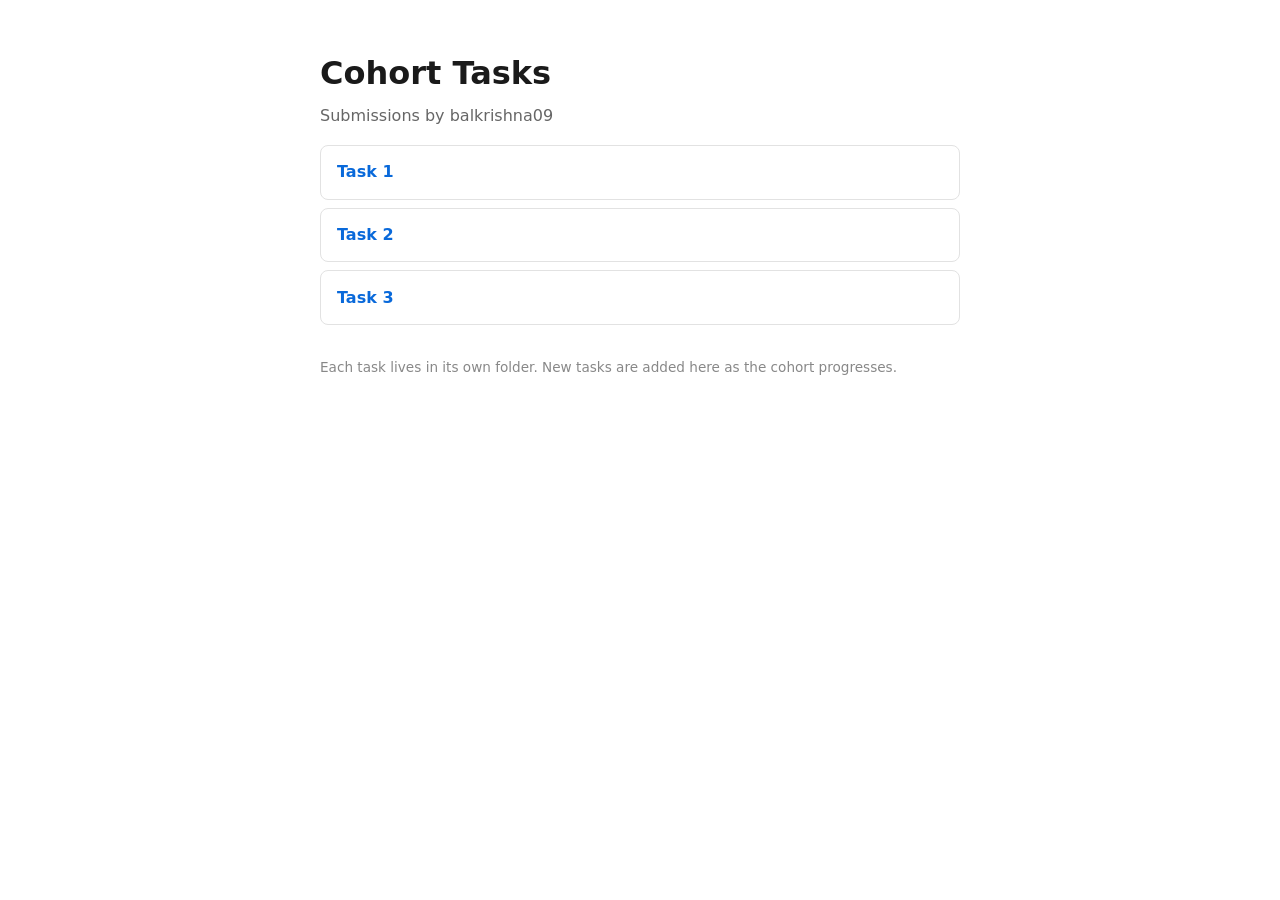
<file: index.html>
<!DOCTYPE html>
<html lang="en">
<head>
    <meta charset="UTF-8">
    <meta name="viewport" content="width=device-width, initial-scale=1.0">
    <title>Cohort Tasks — balkrishna09</title>
    <style>
        body {
            font-family: system-ui, -apple-system, "Segoe UI", sans-serif;
            max-width: 640px;
            margin: 3rem auto;
            padding: 0 1rem;
            line-height: 1.6;
            color: #1a1a1a;
        }
        h1 { margin-bottom: 0.25rem; }
        p.sub { color: #666; margin-top: 0; }
        ul { list-style: none; padding: 0; }
        li {
            border: 1px solid #e2e2e2;
            border-radius: 8px;
            margin: 0.5rem 0;
            transition: background 0.15s;
        }
        li:hover { background: #f6f8fa; }
        a {
            display: block;
            padding: 0.85rem 1rem;
            text-decoration: none;
            color: #0969da;
            font-weight: 600;
        }
        footer { margin-top: 2rem; color: #888; font-size: 0.85rem; }
    </style>
</head>
<body>
    <h1>Cohort Tasks</h1>
    <p class="sub">Submissions by balkrishna09</p>

    <ul>
        <li><a href="task1/">Task 1</a></li>
        <li><a href="task2/">Task 2</a></li>
        <li><a href="task3/">Task 3</a></li>
    </ul>

    <footer>Each task lives in its own folder. New tasks are added here as the cohort progresses.</footer>
</body>
</html>
</file>
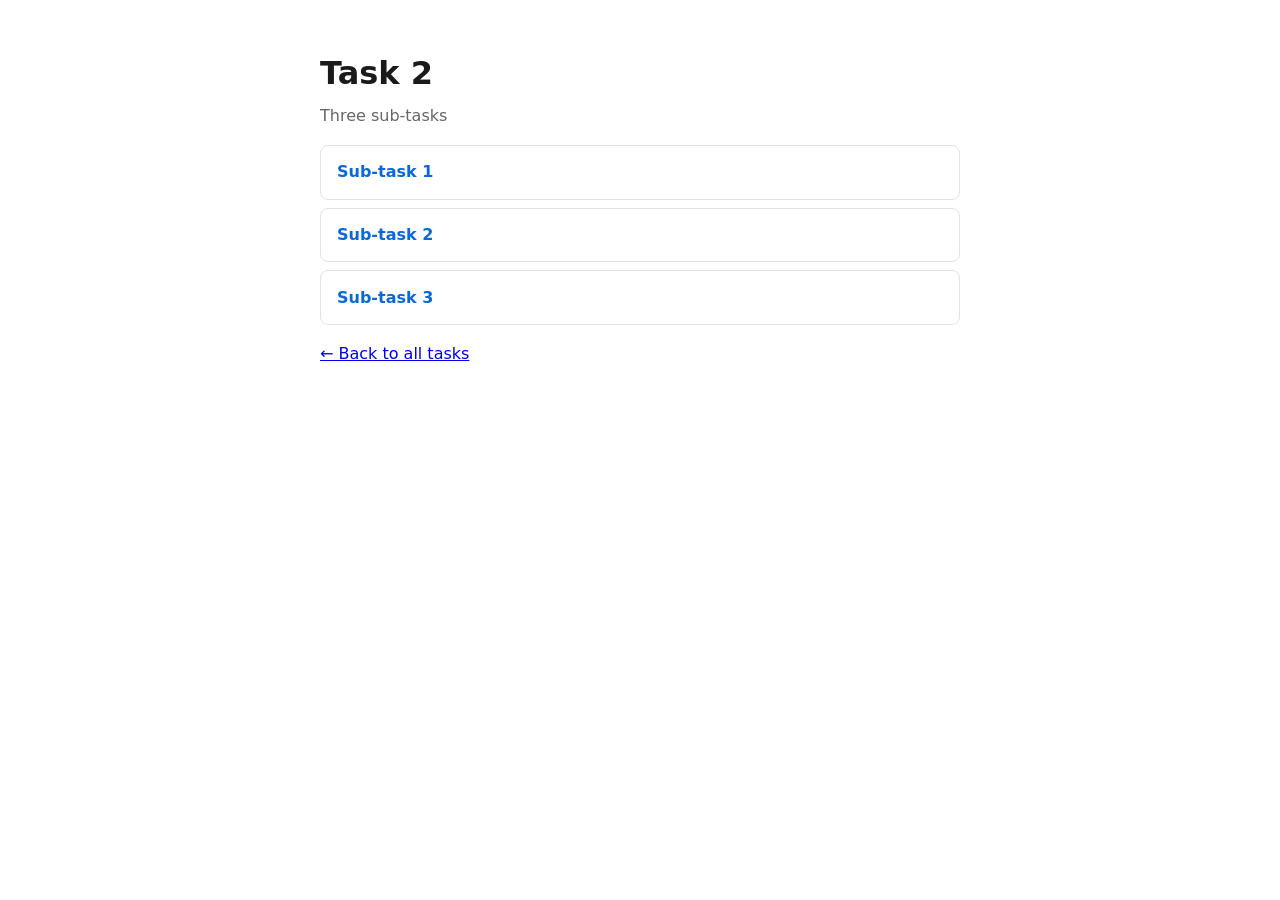
<file: task2/index.html>
<!DOCTYPE html>
<html lang="en">
<head>
    <meta charset="UTF-8">
    <meta name="viewport" content="width=device-width, initial-scale=1.0">
    <title>Task 2 — balkrishna09</title>
    <link rel="stylesheet" href="style.css">
</head>
<body>
    <h1>Task 2</h1>
    <p class="sub">Three sub-tasks</p>

    <ul>
        <li><a href="subtask1/">Sub-task 1</a></li>
        <li><a href="subtask2/">Sub-task 2</a></li>
        <li><a href="subtask3/">Sub-task 3</a></li>
    </ul>

    <p><a href="../">&larr; Back to all tasks</a></p>
</body>
</html>
</file>
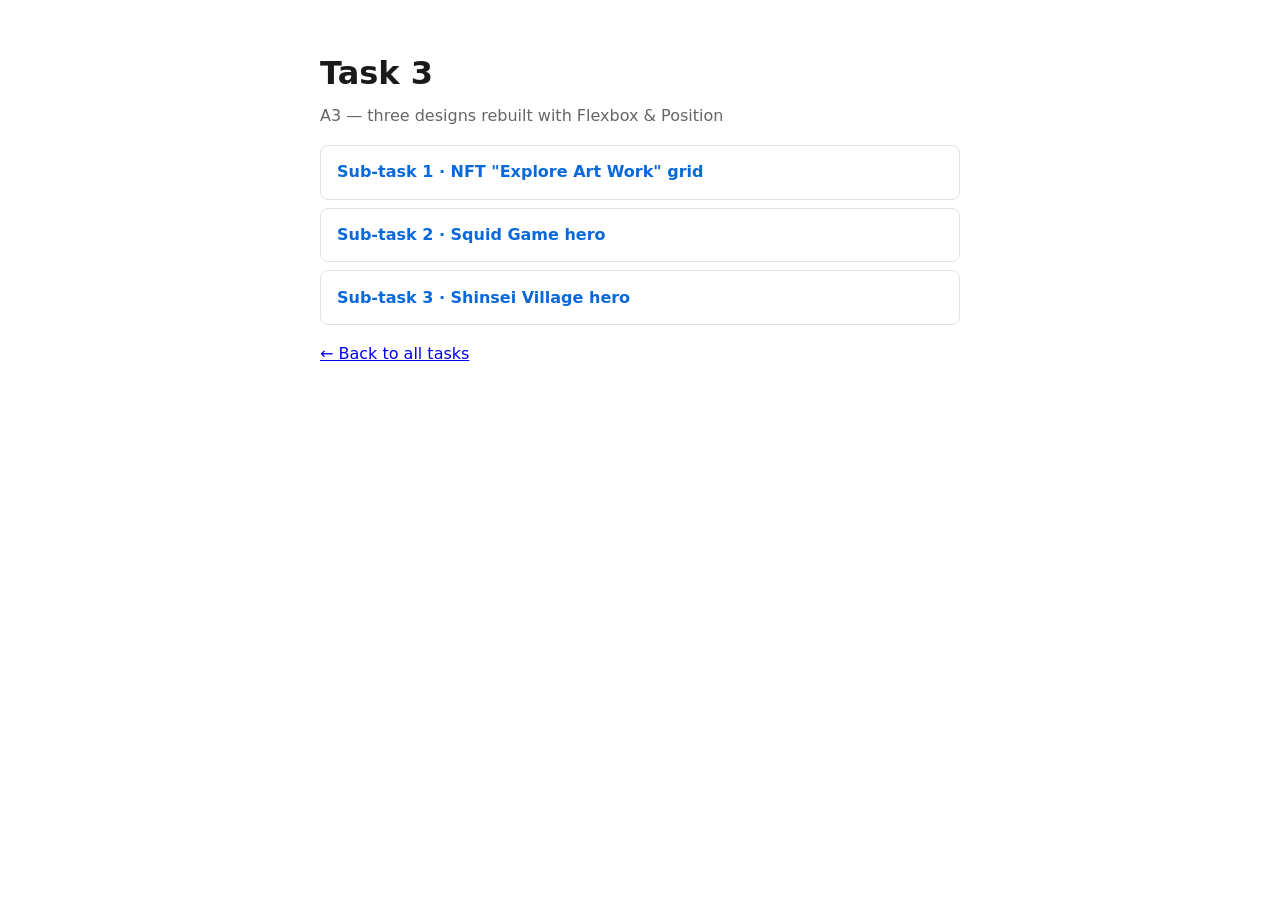
<file: task3/index.html>
<!DOCTYPE html>
<html lang="en">
<head>
    <meta charset="UTF-8">
    <meta name="viewport" content="width=device-width, initial-scale=1.0">
    <title>Task 3 — balkrishna09</title>
    <link rel="stylesheet" href="style.css">
</head>
<body>
    <h1>Task 3</h1>
    <p class="sub">A3 — three designs rebuilt with Flexbox &amp; Position</p>

    <ul>
        <li><a href="subtask1/">Sub-task 1 · NFT "Explore Art Work" grid</a></li>
        <li><a href="subtask2/">Sub-task 2 · Squid Game hero</a></li>
        <li><a href="subtask3/">Sub-task 3 · Shinsei Village hero</a></li>
    </ul>

    <p><a href="../">&larr; Back to all tasks</a></p>
</body>
</html>
</file>
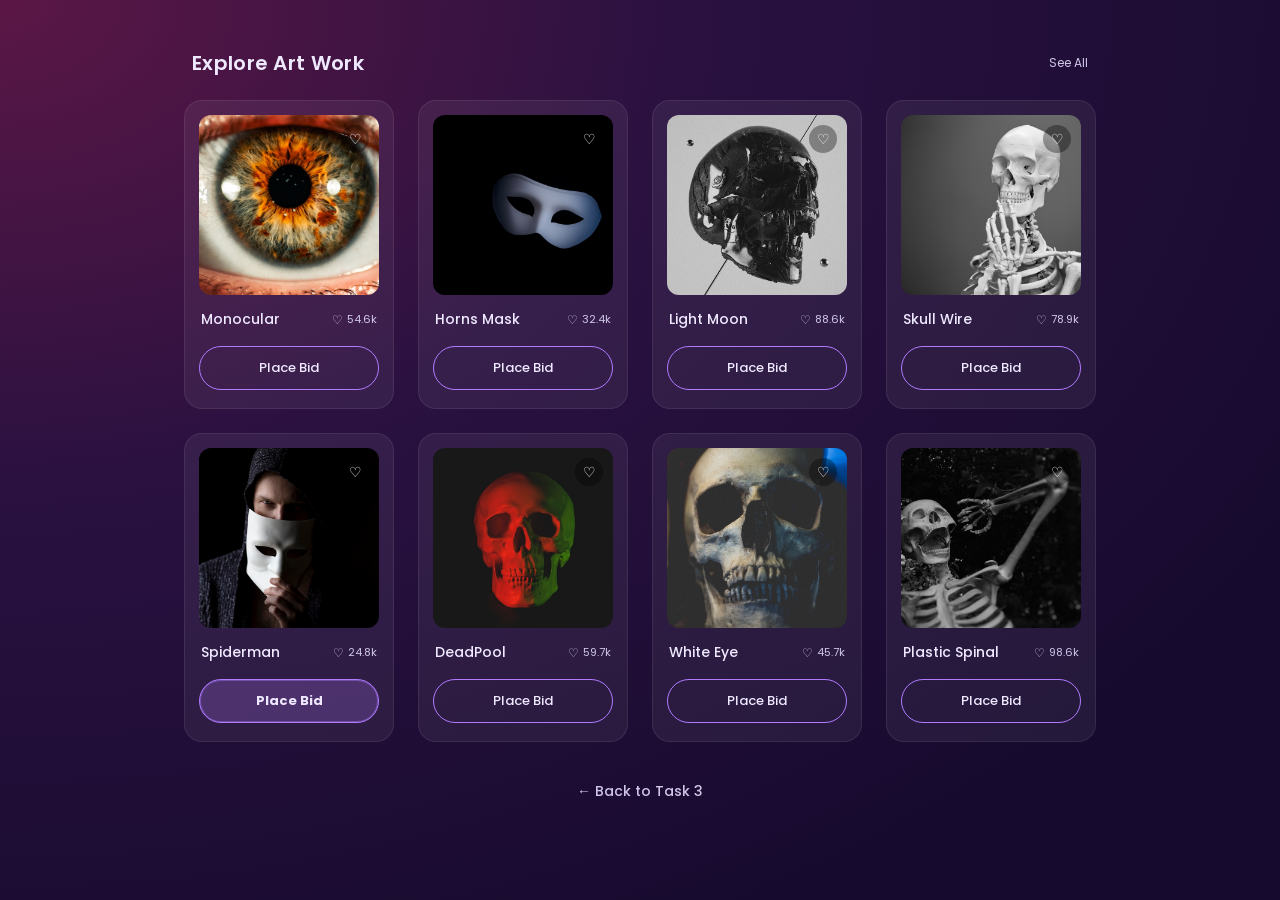
<file: task3/subtask1/index.html>
<!DOCTYPE html>
<html lang="en">
<head>
    <meta charset="UTF-8">
    <meta name="viewport" content="width=device-width, initial-scale=1.0">
    <title>Task 3 — Sub-task 1 · Explore Art Work</title>
    <link rel="preconnect" href="https://fonts.googleapis.com">
    <link rel="preconnect" href="https://fonts.gstatic.com" crossorigin>
    <link href="https://fonts.googleapis.com/css2?family=Poppins:wght@400;500;600;700&display=swap" rel="stylesheet">
    <link rel="stylesheet" href="style.css">
</head>
<body>
    <main class="canvas">
        <!-- Header row: title left, "See All" pushed to the right with flex -->
        <header class="bar">
            <h1 class="title">Explore Art Work</h1>
            <a class="see-all" href="#">See All</a>
        </header>

        <!-- Card grid: a flex row that wraps into two rows of four -->
        <section class="grid">
            <!-- Each card is position:relative so the heart can sit absolutely inside -->
            <article class="card">
                <div class="art">
                    <img src="assets/monocular.jpg" alt="Monocular">
                    <!-- absolute favourite badge sitting over the art -->
                    <span class="fav">&#9825;</span>
                </div>
                <div class="meta">
                    <span class="name">Monocular</span>
                    <span class="likes"><i class="heart">&#9825;</i> 54.6k</span>
                </div>
                <button class="bid">Place Bid</button>
            </article>

            <article class="card">
                <div class="art">
                    <img src="assets/horns-mask.jpg" alt="Horns Mask">
                    <!-- absolute favourite badge sitting over the art -->
                    <span class="fav">&#9825;</span>
                </div>
                <div class="meta">
                    <span class="name">Horns Mask</span>
                    <span class="likes"><i class="heart">&#9825;</i> 32.4k</span>
                </div>
                <button class="bid">Place Bid</button>
            </article>

            <article class="card">
                <div class="art">
                    <img src="assets/light-moon.jpg" alt="Light Moon">
                    <!-- absolute favourite badge sitting over the art -->
                    <span class="fav">&#9825;</span>
                </div>
                <div class="meta">
                    <span class="name">Light Moon</span>
                    <span class="likes"><i class="heart">&#9825;</i> 88.6k</span>
                </div>
                <button class="bid">Place Bid</button>
            </article>

            <article class="card">
                <div class="art">
                    <img src="assets/skull-wire.jpg" alt="Skull Wire">
                    <!-- absolute favourite badge sitting over the art -->
                    <span class="fav">&#9825;</span>
                </div>
                <div class="meta">
                    <span class="name">Skull Wire</span>
                    <span class="likes"><i class="heart">&#9825;</i> 78.9k</span>
                </div>
                <button class="bid">Place Bid</button>
            </article>

            <article class="card">
                <div class="art">
                    <img src="assets/spiderman.jpg" alt="Spiderman">
                    <!-- absolute favourite badge sitting over the art -->
                    <span class="fav">&#9825;</span>
                </div>
                <div class="meta">
                    <span class="name">Spiderman</span>
                    <span class="likes"><i class="heart">&#9825;</i> 24.8k</span>
                </div>
                <!-- Active card in the design: filled bid button -->
                <button class="bid bid--active">Place Bid</button>
            </article>

            <article class="card">
                <div class="art">
                    <img src="assets/deadpool.jpg" alt="DeadPool">
                    <!-- absolute favourite badge sitting over the art -->
                    <span class="fav">&#9825;</span>
                </div>
                <div class="meta">
                    <span class="name">DeadPool</span>
                    <span class="likes"><i class="heart">&#9825;</i> 59.7k</span>
                </div>
                <button class="bid">Place Bid</button>
            </article>

            <article class="card">
                <div class="art">
                    <img src="assets/white-eye.jpg" alt="White Eye">
                    <!-- absolute favourite badge sitting over the art -->
                    <span class="fav">&#9825;</span>
                </div>
                <div class="meta">
                    <span class="name">White Eye</span>
                    <span class="likes"><i class="heart">&#9825;</i> 45.7k</span>
                </div>
                <button class="bid">Place Bid</button>
            </article>

            <article class="card">
                <div class="art">
                    <img src="assets/plastic-spinal.jpg" alt="Plastic Spinal">
                    <!-- absolute favourite badge sitting over the art -->
                    <span class="fav">&#9825;</span>
                </div>
                <div class="meta">
                    <span class="name">Plastic Spinal</span>
                    <span class="likes"><i class="heart">&#9825;</i> 98.6k</span>
                </div>
                <button class="bid">Place Bid</button>
            </article>
        </section>
    </main>

    <p class="back"><a href="../">&larr; Back to Task 3</a></p>
</body>
</html>
</file>
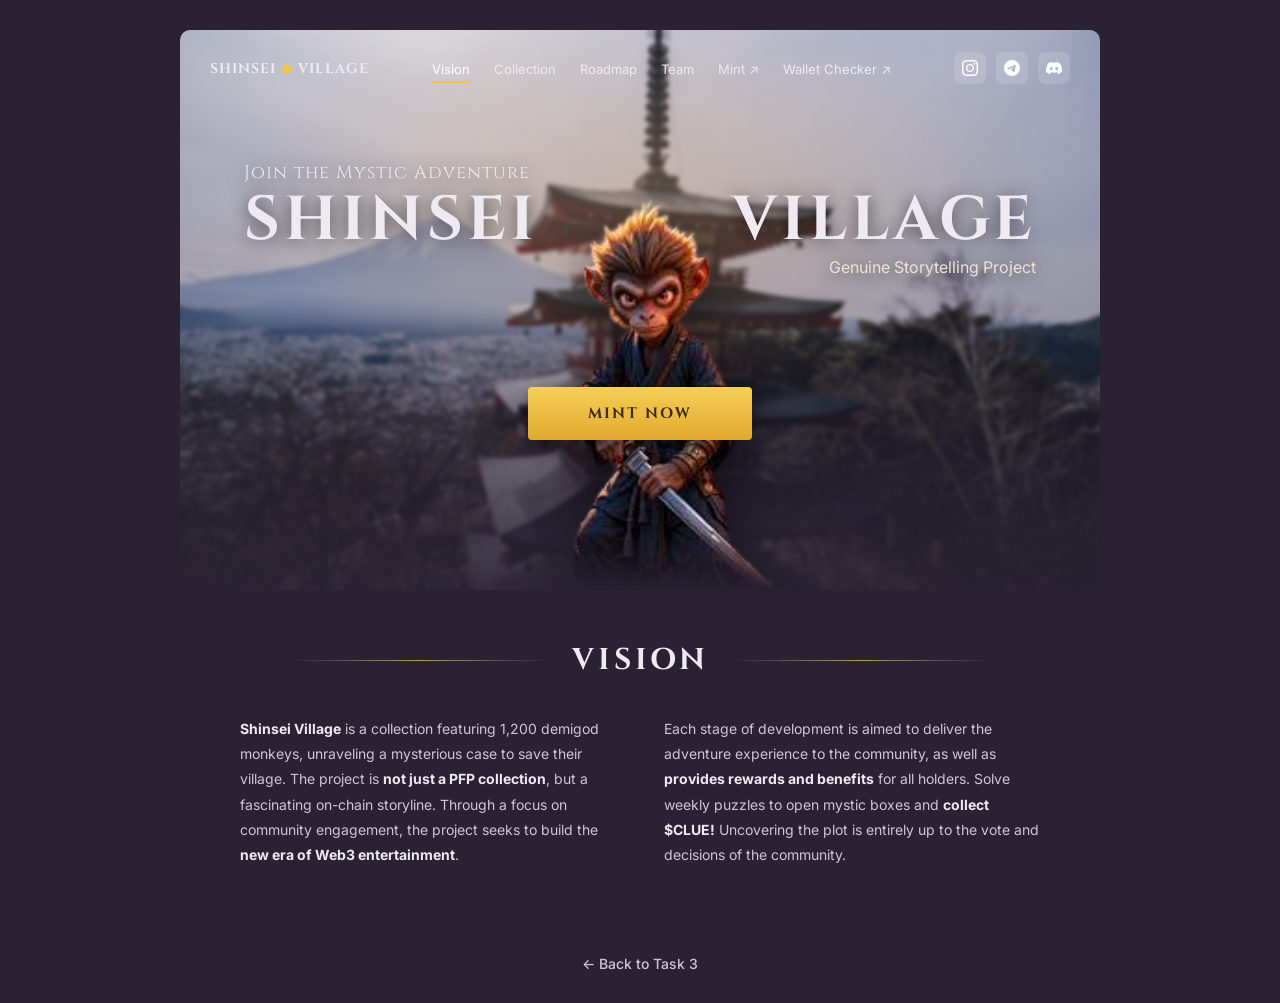
<file: task3/subtask3/index.html>
<!DOCTYPE html>
<html lang="en">
<head>
    <meta charset="UTF-8">
    <meta name="viewport" content="width=device-width, initial-scale=1.0">
    <title>Task 3 — Sub-task 3 · Shinsei Village</title>
    <link rel="preconnect" href="https://fonts.googleapis.com">
    <link rel="preconnect" href="https://fonts.gstatic.com" crossorigin>
    <link href="https://fonts.googleapis.com/css2?family=Cinzel:wght@600;700&family=Inter:wght@400;500;600&display=swap" rel="stylesheet">
    <link rel="stylesheet" href="style.css">
</head>
<body>
    <div class="page">
        <!-- Hero: full-bleed background is the positioning context -->
        <section class="hero">
            <!-- Top nav (flex): logo left, links centre, social pills right -->
            <nav class="nav">
                <span class="brand">SHINSEI <b>&#9670;</b> VILLAGE</span>
                <ul class="links">
                    <li><a class="active" href="#">Vision</a></li>
                    <li><a href="#">Collection</a></li>
                    <li><a href="#">Roadmap</a></li>
                    <li><a href="#">Team</a></li>
                    <li><a href="#">Mint &#8599;</a></li>
                    <li><a href="#">Wallet Checker &#8599;</a></li>
                </ul>
                <div class="pills">
                    <a href="#" class="pill" aria-label="Instagram">
                        <svg viewBox="0 0 24 24" role="img" aria-hidden="true">
                            <path d="M7.0301.084c-1.2768.0602-2.1487.264-2.911.5634-.7888.3075-1.4575.72-2.1228 1.3877-.6652.6677-1.075 1.3368-1.3802 2.127-.2954.7638-.4956 1.6365-.552 2.914-.0564 1.2775-.0689 1.6882-.0626 4.947.0062 3.2586.0206 3.6671.0825 4.9473.061 1.2765.264 2.1482.5635 2.9107.308.7889.72 1.4573 1.388 2.1228.6679.6655 1.3365 1.0743 2.1285 1.38.7632.295 1.6361.4961 2.9134.552 1.2773.056 1.6884.069 4.9462.0627 3.2578-.0062 3.668-.0207 4.9478-.0814 1.28-.0607 2.1469-.2652 2.9109-.5633.7889-.3086 1.4573-.72 2.1228-1.3881.6655-.6682 1.0741-1.3378 1.3792-2.1283.2957-.7632.4966-1.636.552-2.9124.056-1.2809.0691-1.6898.0628-4.948-.0063-3.2583-.021-3.6668-.0817-4.9465-.0607-1.2797-.264-2.1487-.5633-2.9117-.3084-.7889-.72-1.4568-1.3876-2.1228C21.2982 1.33 20.628.9208 19.8378.6165 19.0733.321 18.2014.1197 16.9242.0645 15.6469.0093 15.2353-.0044 11.9763.0017 8.7173.0078 8.3091.0218 7.0301.084m.1402 21.6932c-1.17-.0509-1.8053-.2453-2.2287-.408-.5606-.216-.96-.4771-1.3819-.895-.422-.4178-.6811-.8186-.9-1.378-.1644-.4234-.3624-1.0583-.4171-2.228-.0595-1.2645-.072-1.6442-.079-4.848-.007-3.2037.0053-3.583.0607-4.848.05-1.169.2456-1.805.408-2.2282.216-.5613.4762-.96.895-1.3816.4188-.4217.8184-.6814 1.3783-.9003.4232-.1651 1.0578-.3614 2.227-.4171 1.2655-.06 1.6447-.072 4.848-.079 3.2033-.007 3.5835.0053 4.8495.0608 1.169.0508 1.8053.2445 2.228.408.5608.216.96.4762 1.3816.895.4217.4188.6816.8184.9006 1.3783.1659.4218.3617 1.0563.4169 2.227.0602 1.2655.0739 1.6447.0796 4.848.0058 3.2033-.0055 3.5835-.061 4.848-.051 1.17-.245 1.8053-.408 2.2294-.216.5604-.4763.96-.8954 1.3814-.419.4215-.8181.6811-1.3783.9-.4226.1649-1.0582.3617-2.2263.4174-1.2656.0595-1.6448.072-4.8493.079-3.2045.007-3.5825-.0053-4.8479-.0608M16.953 5.5864A1.44 1.44 0 1 0 18.39 4.144a1.44 1.44 0 0 0-1.437 1.4424M5.8385 12.012c.0067 3.4032 2.7706 6.1557 6.173 6.1493 3.4026-.0065 6.157-2.7701 6.1506-6.1733-.0065-3.4032-2.771-6.1565-6.174-6.1498-3.403.0067-6.156 2.771-6.1496 6.1738M8 12.0048a4 4 0 1 1 4.008 3.9921A3.9996 3.9996 0 0 1 8 12.0048"/>
                        </svg>
                    </a>
                    <a href="#" class="pill" aria-label="Telegram">
                        <svg viewBox="0 0 24 24" role="img" aria-hidden="true">
                            <path d="M11.944 0A12 12 0 0 0 0 12a12 12 0 0 0 12 12 12 12 0 0 0 12-12A12 12 0 0 0 12 0a12 12 0 0 0-.056 0zm4.962 7.224c.1-.002.321.023.465.14a.506.506 0 0 1 .171.325c.016.093.036.306.02.472-.18 1.898-.962 6.502-1.36 8.627-.168.9-.499 1.201-.82 1.23-.696.065-1.225-.46-1.9-.902-1.056-.693-1.653-1.124-2.678-1.8-1.185-.78-.417-1.21.258-1.91.177-.184 3.247-2.977 3.307-3.23.007-.032.014-.15-.056-.212s-.174-.041-.249-.024c-.106.024-1.793 1.14-5.061 3.345-.48.33-.913.49-1.302.48-.428-.008-1.252-.241-1.865-.44-.752-.245-1.349-.374-1.297-.789.027-.216.325-.437.893-.663 3.498-1.524 5.83-2.529 6.998-3.014 3.332-1.386 4.025-1.627 4.476-1.635z"/>
                        </svg>
                    </a>
                    <a href="#" class="pill" aria-label="Discord">
                        <svg viewBox="0 0 24 24" role="img" aria-hidden="true">
                            <path d="M20.317 4.3698a19.7913 19.7913 0 0 0-4.8851-1.5152.0741.0741 0 0 0-.0785.0371c-.211.3753-.4447.8648-.6083 1.2495-1.8447-.2762-3.68-.2762-5.4868 0-.1636-.3933-.4058-.8742-.6177-1.2495a.077.077 0 0 0-.0785-.037 19.7363 19.7363 0 0 0-4.8852 1.515.0699.0699 0 0 0-.0321.0277C.5334 9.0458-.319 13.5799.0992 18.0578a.0824.0824 0 0 0 .0312.0561c2.0528 1.5076 4.0413 2.4228 5.9929 3.0294a.0777.0777 0 0 0 .0842-.0276c.4616-.6304.8731-1.2952 1.226-1.9942a.076.076 0 0 0-.0416-.1057c-.6528-.2476-1.2743-.5495-1.8722-.8923a.077.077 0 0 1-.0076-.1277c.1258-.0943.2517-.1923.3718-.2914a.0743.0743 0 0 1 .0776-.0105c3.9278 1.7933 8.18 1.7933 12.0614 0a.0739.0739 0 0 1 .0785.0095c.1202.099.246.1981.3728.2924a.077.077 0 0 1-.0066.1276 12.2986 12.2986 0 0 1-1.873.8914.0766.0766 0 0 0-.0407.1067c.3604.698.7719 1.3628 1.225 1.9932a.076.076 0 0 0 .0842.0286c1.961-.6067 3.9495-1.5219 6.0023-3.0294a.077.077 0 0 0 .0313-.0552c.5004-5.177-.8382-9.6739-3.5485-13.6604a.061.061 0 0 0-.0312-.0286zM8.02 15.3312c-1.1825 0-2.1569-1.0857-2.1569-2.419 0-1.3332.9555-2.4189 2.157-2.4189 1.2108 0 2.1757 1.0952 2.1568 2.419 0 1.3332-.9555 2.4189-2.1569 2.4189zm7.9748 0c-1.1825 0-2.1569-1.0857-2.1569-2.419 0-1.3332.9554-2.4189 2.1569-2.4189 1.2108 0 2.1757 1.0952 2.1568 2.419 0 1.3332-.946 2.4189-2.1568 2.4189Z"/>
                        </svg>
                    </a>
                </div>
            </nav>

            <!-- Character image, absolutely centred in the hero -->
            <img class="character"
                 src="assets/hero.png"
                 alt="Hero character">

            <!-- Headline block: SHINSEI and VILLAGE flank the character (flex) -->
            <div class="headline">
                <span class="eyebrow">Join the Mystic Adventure</span>
                <h1 class="big">
                    <span class="word">SHINSEI</span>
                    <span class="word">VILLAGE</span>
                </h1>
                <span class="subtitle">Genuine Storytelling Project</span>
            </div>

            <!-- Mint button, absolutely placed low-centre -->
            <button class="mint">MINT NOW</button>
        </section>

        <!-- VISION section below the hero -->
        <section class="vision">
            <!-- Heading with flex divider rules on each side -->
            <div class="vision-head">
                <span class="rule"></span>
                <h2>VISION</h2>
                <span class="rule"></span>
            </div>

            <!-- Two text columns (flex) -->
            <div class="cols">
                <p>
                    <b>Shinsei Village</b> is a collection featuring 1,200 demigod monkeys,
                    unraveling a mysterious case to save their village. The project is
                    <b>not just a PFP collection</b>, but a fascinating on-chain storyline.
                    Through a focus on community engagement, the project seeks to build the
                    <b>new era of Web3 entertainment</b>.
                </p>
                <p>
                    Each stage of development is aimed to deliver the adventure experience to
                    the community, as well as <b>provides rewards and benefits</b> for all
                    holders. Solve weekly puzzles to open mystic boxes and <b>collect $CLUE!</b>
                    Uncovering the plot is entirely up to the vote and decisions of the community.
                </p>
            </div>
        </section>

        <p class="back"><a href="../">&larr; Back to Task 3</a></p>
    </div>
</body>
</html>
</file>
<file: task2/style.css>
body {
    font-family: system-ui, -apple-system, "Segoe UI", sans-serif;
    max-width: 640px;
    margin: 3rem auto;
    padding: 0 1rem;
    line-height: 1.6;
    color: #1a1a1a;
}
h1 { margin-bottom: 0.25rem; }
p.sub { color: #666; margin-top: 0; }
ul { list-style: none; padding: 0; }
li {
    border: 1px solid #e2e2e2;
    border-radius: 8px;
    margin: 0.5rem 0;
    transition: background 0.15s;
}
li:hover { background: #f6f8fa; }
li a {
    display: block;
    padding: 0.85rem 1rem;
    text-decoration: none;
    color: #0969da;
    font-weight: 600;
}
</file>
<file: task3/style.css>
body {
    font-family: system-ui, -apple-system, "Segoe UI", sans-serif;
    max-width: 640px;
    margin: 3rem auto;
    padding: 0 1rem;
    line-height: 1.6;
    color: #1a1a1a;
}
h1 { margin-bottom: 0.25rem; }
p.sub { color: #666; margin-top: 0; }
ul { list-style: none; padding: 0; }
li {
    border: 1px solid #e2e2e2;
    border-radius: 8px;
    margin: 0.5rem 0;
    transition: background 0.15s;
}
li:hover { background: #f6f8fa; }
li a {
    display: block;
    padding: 0.85rem 1rem;
    text-decoration: none;
    color: #0969da;
    font-weight: 600;
}
</file>
<file: task3/subtask1/style.css>
/* ---- Reset ---- */
* {
    margin: 0;
    padding: 0;
    box-sizing: border-box;
}

/* ---- Page: flex column that centers the canvas, like task2 ---- */
body {
    font-family: "Poppins", sans-serif;
    min-height: 100vh;
    display: flex;
    flex-direction: column;
    align-items: center;
    padding: 40px 16px;
    /* deep purple gradient pulled from the design */
    background: radial-gradient(120% 120% at 0% 0%, #5b1746 0%, #2a1140 45%, #160a2e 100%);
    color: #efe9ff;
}

/* Fixed desktop canvas — positioning context for everything inside */
.canvas {
    position: relative;
    width: 920px;
    padding: 8px 4px;
}

/* ---- Header bar: title left, "See All" pushed right ---- */
.bar {
    display: flex;
    justify-content: space-between;
    align-items: center;
    margin-bottom: 22px;
    padding: 0 8px;
}

.title {
    font-size: 20px;
    font-weight: 600;
    letter-spacing: 0.3px;
}

.see-all {
    font-size: 12px;
    color: #cfc6e8;
    text-decoration: none;
}

.see-all:hover { color: #fff; }

/* ---- Grid: flex row that wraps into rows of four ---- */
.grid {
    display: flex;
    flex-wrap: wrap;
    gap: 24px;
}

/* ---- Card ---- */
.card {
    position: relative;                 /* anchor for the absolute heart */
    flex: 0 0 calc((100% - 72px) / 4);  /* exactly 4 per row, 3 gaps of 24px */
    background: rgba(255, 255, 255, 0.06);
    border: 1px solid rgba(255, 255, 255, 0.08);
    border-radius: 18px;
    padding: 14px 14px 18px;
    display: flex;
    flex-direction: column;
}

.art {
    position: relative;       /* anchor for the absolute favourite badge */
    border-radius: 12px;
    overflow: hidden;
    line-height: 0;
}

/* favourite heart overlaid in the corner of the art */
.fav {
    position: absolute;
    top: 10px;
    right: 10px;
    width: 28px;
    height: 28px;
    display: flex;
    align-items: center;
    justify-content: center;
    border-radius: 50%;
    background: rgba(0, 0, 0, 0.35);
    color: #fff;
    font-size: 14px;
    line-height: 1;
}

.art img {
    width: 100%;
    aspect-ratio: 1 / 1;
    object-fit: cover;
    display: block;
}

/* ---- Title + likes row ---- */
.meta {
    display: flex;
    justify-content: space-between;
    align-items: center;
    margin: 14px 2px 16px;
}

.name {
    font-size: 14px;
    font-weight: 500;
}

.likes {
    display: flex;
    align-items: center;
    gap: 4px;
    font-size: 11px;
    color: #cfc6e8;
}

.heart {
    font-style: normal;
    font-size: 12px;
}

/* ---- Place Bid pill ---- */
.bid {
    margin-top: auto;
    padding: 11px 0;
    border: 1px solid #b07bff;
    border-radius: 999px;
    background: transparent;
    color: #efe9ff;
    font-family: inherit;
    font-size: 13px;
    font-weight: 500;
    cursor: pointer;
    transition: background 0.15s, color 0.15s;
}

.bid:hover { background: rgba(176, 123, 255, 0.18); }

/* Active card uses a filled, slightly bolder pill */
.bid--active {
    background: rgba(176, 123, 255, 0.22);
    font-weight: 700;
    box-shadow: 0 0 0 1px rgba(176, 123, 255, 0.4) inset;
}

/* ---- Back link ---- */
.back {
    margin-top: 28px;
}

.back a {
    color: #cfc6e8;
    text-decoration: none;
    font-size: 14px;
    font-weight: 500;
}

.back a:hover { color: #fff; }
</file>
<file: task3/subtask3/style.css>
/* ---- Reset ---- */
* {
    margin: 0;
    padding: 0;
    box-sizing: border-box;
}

body {
    font-family: "Inter", sans-serif;
    min-height: 100vh;
    display: flex;
    flex-direction: column;
    align-items: center;
    padding: 30px 16px;
    background: #2a2233;
    color: #efeaf2;
}

/* fixed desktop canvas */
.page {
    width: 920px;
}

/* ---- Hero: full-bleed sunset/mountain background, positioning context ---- */
.hero {
    position: relative;
    height: 560px;
    border-radius: 10px 10px 0 0;
    overflow: hidden;
    /* the photo lives on ::before (blurred); the gradient washes live on ::after
       so they stay sharp and overlay the blur */
    background: #2a2233;
}

/* blurred background photo layer (behind all hero content) */
.hero::before {
    content: "";
    position: absolute;
    /* bleed past the edges so the blur never reveals a soft/empty border */
    inset: -30px;
    z-index: 0;
    background: url("assets/bg.jpg") center/cover no-repeat;
    filter: blur(2px);
}

/* warm wash + dark bottom vignette, kept sharp above the blurred photo */
.hero::after {
    content: "";
    position: absolute;
    inset: 0;
    background:
        radial-gradient(70% 60% at 50% 30%, rgba(255, 196, 140, 0.30) 0%, rgba(255, 196, 140, 0) 60%),
        linear-gradient(180deg, rgba(40, 30, 50, 0.15) 0%, rgba(42, 34, 51, 0.55) 100%),
        linear-gradient(180deg, rgba(0, 0, 0, 0) 55%, rgba(42, 34, 51, 0.85) 100%);
}

/* ---- Top nav (flex) ---- */
.nav {
    position: relative;
    z-index: 4;
    display: flex;
    align-items: center;
    justify-content: space-between;
    padding: 22px 30px;
}

.brand {
    font-family: "Cinzel", serif;
    font-weight: 700;
    font-size: 14px;
    letter-spacing: 1px;
}

.brand b { color: #f4c542; }

.links {
    display: flex;
    gap: 24px;
    list-style: none;
}

.links a {
    color: #efeaf2;
    text-decoration: none;
    font-size: 13px;
}

.links a:hover { color: #fff; }

.links a.active {
    position: relative;
    color: #fff;
}

.links a.active::after {
    content: "";
    position: absolute;
    left: 0;
    bottom: -6px;
    width: 100%;
    height: 2px;
    background: #f4c542;
}

/* social pills (flex) */
.pills {
    display: flex;
    gap: 10px;
}

.pill {
    display: flex;
    align-items: center;
    justify-content: center;
    width: 32px;
    height: 32px;
    border-radius: 8px;
    background: rgba(255, 255, 255, 0.14);
    color: #fff;
    text-decoration: none;
    font-size: 14px;
}

.pill:hover { background: rgba(255, 255, 255, 0.26); }

/* brand icons inherit the pill's white via currentColor */
.pill svg {
    width: 16px;
    height: 16px;
    fill: currentColor;
}

/* ---- Character image, absolutely centred and blended into the scene ---- */
.character {
    position: absolute;
    bottom: 0;
    left: 50%;
    transform: translateX(-50%);
    z-index: 2;
    width: 360px;
    height: 500px;
    /* transparent cutout: show the whole figure without cropping/stretching */
    object-fit: contain;
    object-position: bottom center;
    /* ground the figure: drop shadow + soft fade only at the very bottom so the
       feet melt into the vignette instead of sitting on a hard edge */
    filter: drop-shadow(0 12px 24px rgba(0, 0, 0, 0.45));
    -webkit-mask-image: linear-gradient(180deg, #000 88%, transparent 100%);
            mask-image: linear-gradient(180deg, #000 88%, transparent 100%);
}

/* ---- Headline block: words flank the character ---- */
.headline {
    position: absolute;
    top: 130px;
    left: 0;
    z-index: 3;
    width: 100%;
    padding: 0 64px;
    text-shadow: 0 2px 18px rgba(0, 0, 0, 0.6);
}

.eyebrow {
    display: block;
    font-family: "Cinzel", serif;
    font-size: 18px;
    letter-spacing: 1px;
    margin-bottom: 4px;
}

/* SHINSEI on the left, VILLAGE pushed to the right by flex */
.big {
    display: flex;
    justify-content: space-between;
    align-items: center;
    font-family: "Cinzel", serif;
    font-weight: 700;
    font-size: 62px;
    letter-spacing: 4px;
    line-height: 1;
}

.subtitle {
    display: block;
    text-align: right;
    margin-top: 6px;
    font-size: 16px;
    color: #f0e3d4;
}

/* ---- Mint button (absolute, low-centre) ---- */
.mint {
    position: absolute;
    bottom: 150px;
    left: 50%;
    transform: translateX(-50%);
    z-index: 4;
    padding: 16px 60px;
    border: none;
    border-radius: 4px;
    background: linear-gradient(180deg, #f6cf57, #e0a92f);
    color: #3a2b12;
    font-family: "Cinzel", serif;
    font-weight: 700;
    font-size: 15px;
    letter-spacing: 2px;
    cursor: pointer;
    box-shadow: 0 8px 24px rgba(0, 0, 0, 0.35);
}

.mint:hover { filter: brightness(1.05); }

/* ---- VISION section ---- */
.vision {
    background: #2a2233;
    padding: 50px 60px 60px;
    border-radius: 0 0 10px 10px;
}

/* heading with flex divider rules */
.vision-head {
    display: flex;
    align-items: center;
    justify-content: center;
    gap: 22px;
    margin-bottom: 36px;
}

.vision-head h2 {
    font-family: "Cinzel", serif;
    font-weight: 700;
    font-size: 30px;
    letter-spacing: 4px;
}

.rule {
    flex: 1;
    height: 1px;
    max-width: 260px;
    background: linear-gradient(90deg, transparent, #b89a5e, transparent);
}

/* two text columns (flex) */
.cols {
    display: flex;
    gap: 48px;
}

.cols p {
    flex: 1;
    font-size: 14px;
    line-height: 1.8;
    color: #cfc6d6;
}

.cols b { color: #efeaf2; }

/* ---- Back link ---- */
.back {
    text-align: center;
    margin-top: 26px;
}

.back a {
    color: #cfc6d6;
    text-decoration: none;
    font-size: 14px;
    font-weight: 500;
}

.back a:hover { color: #fff; }
</file>
